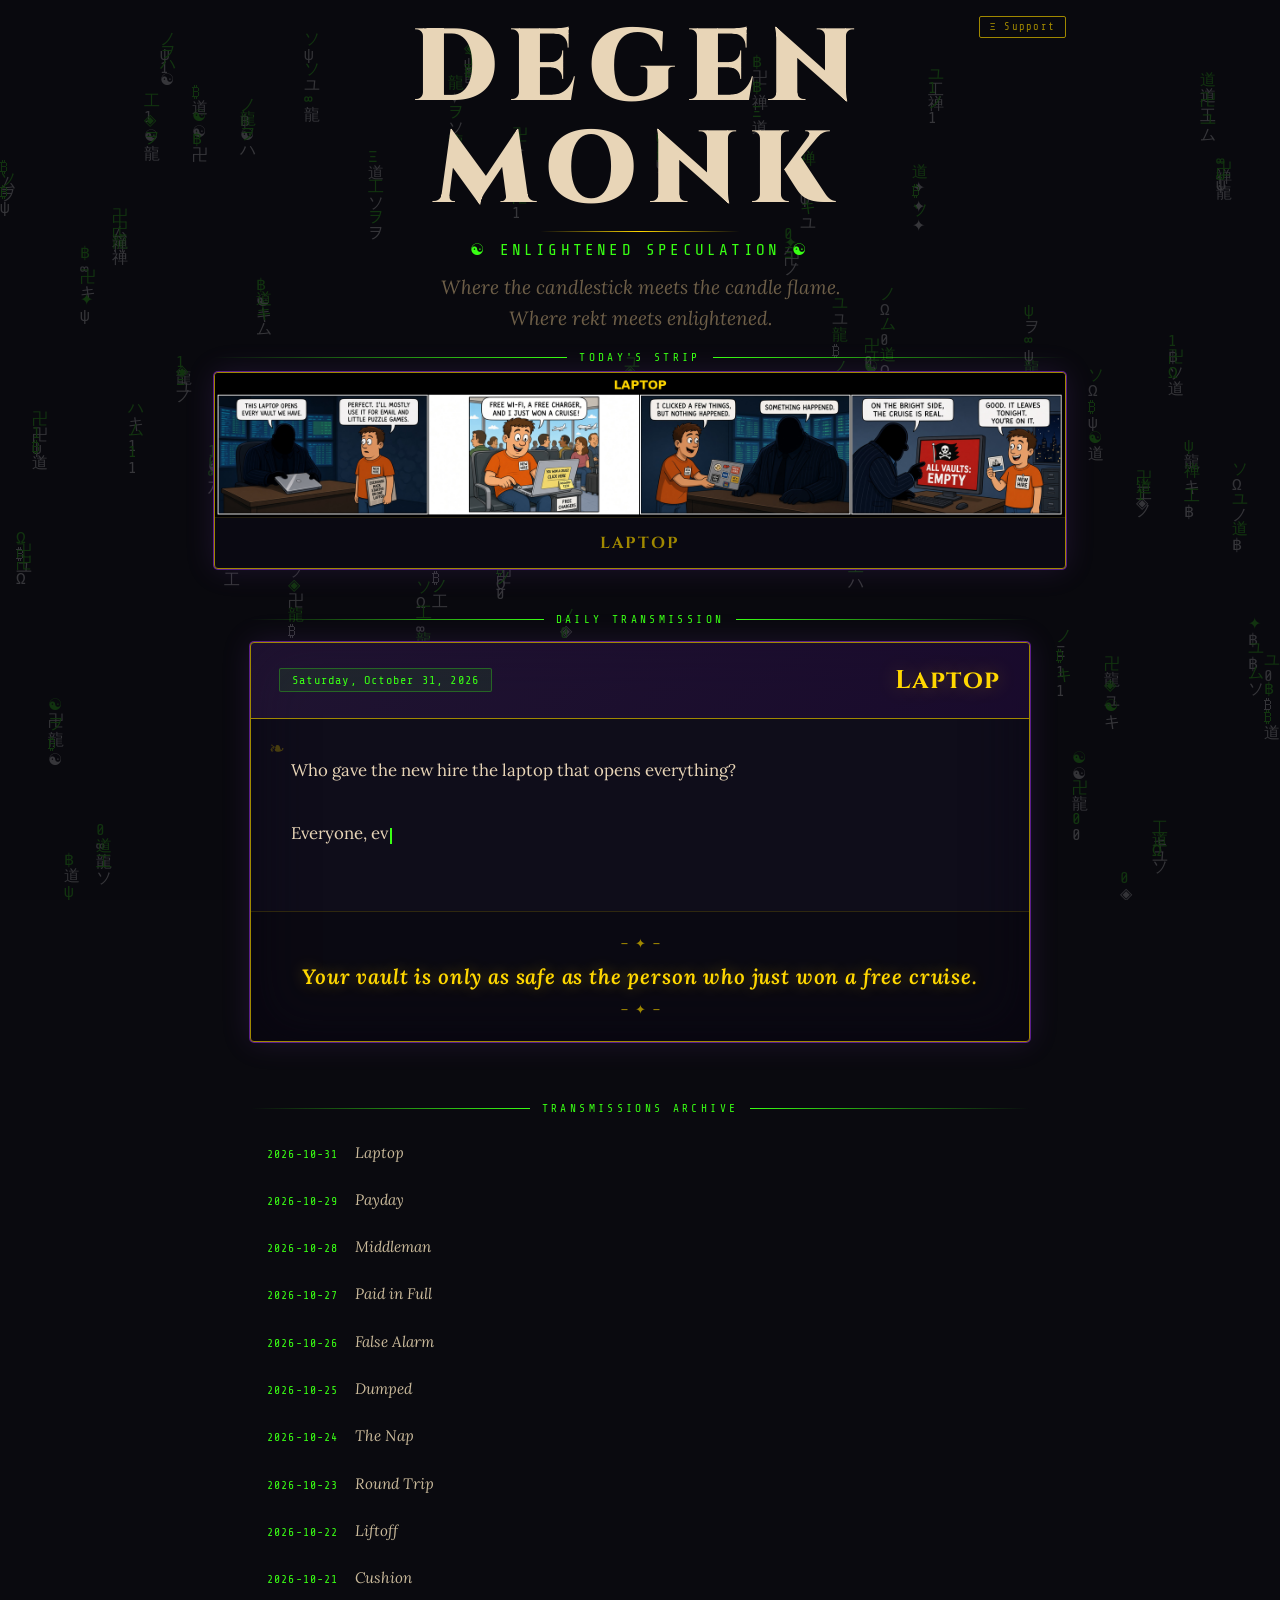
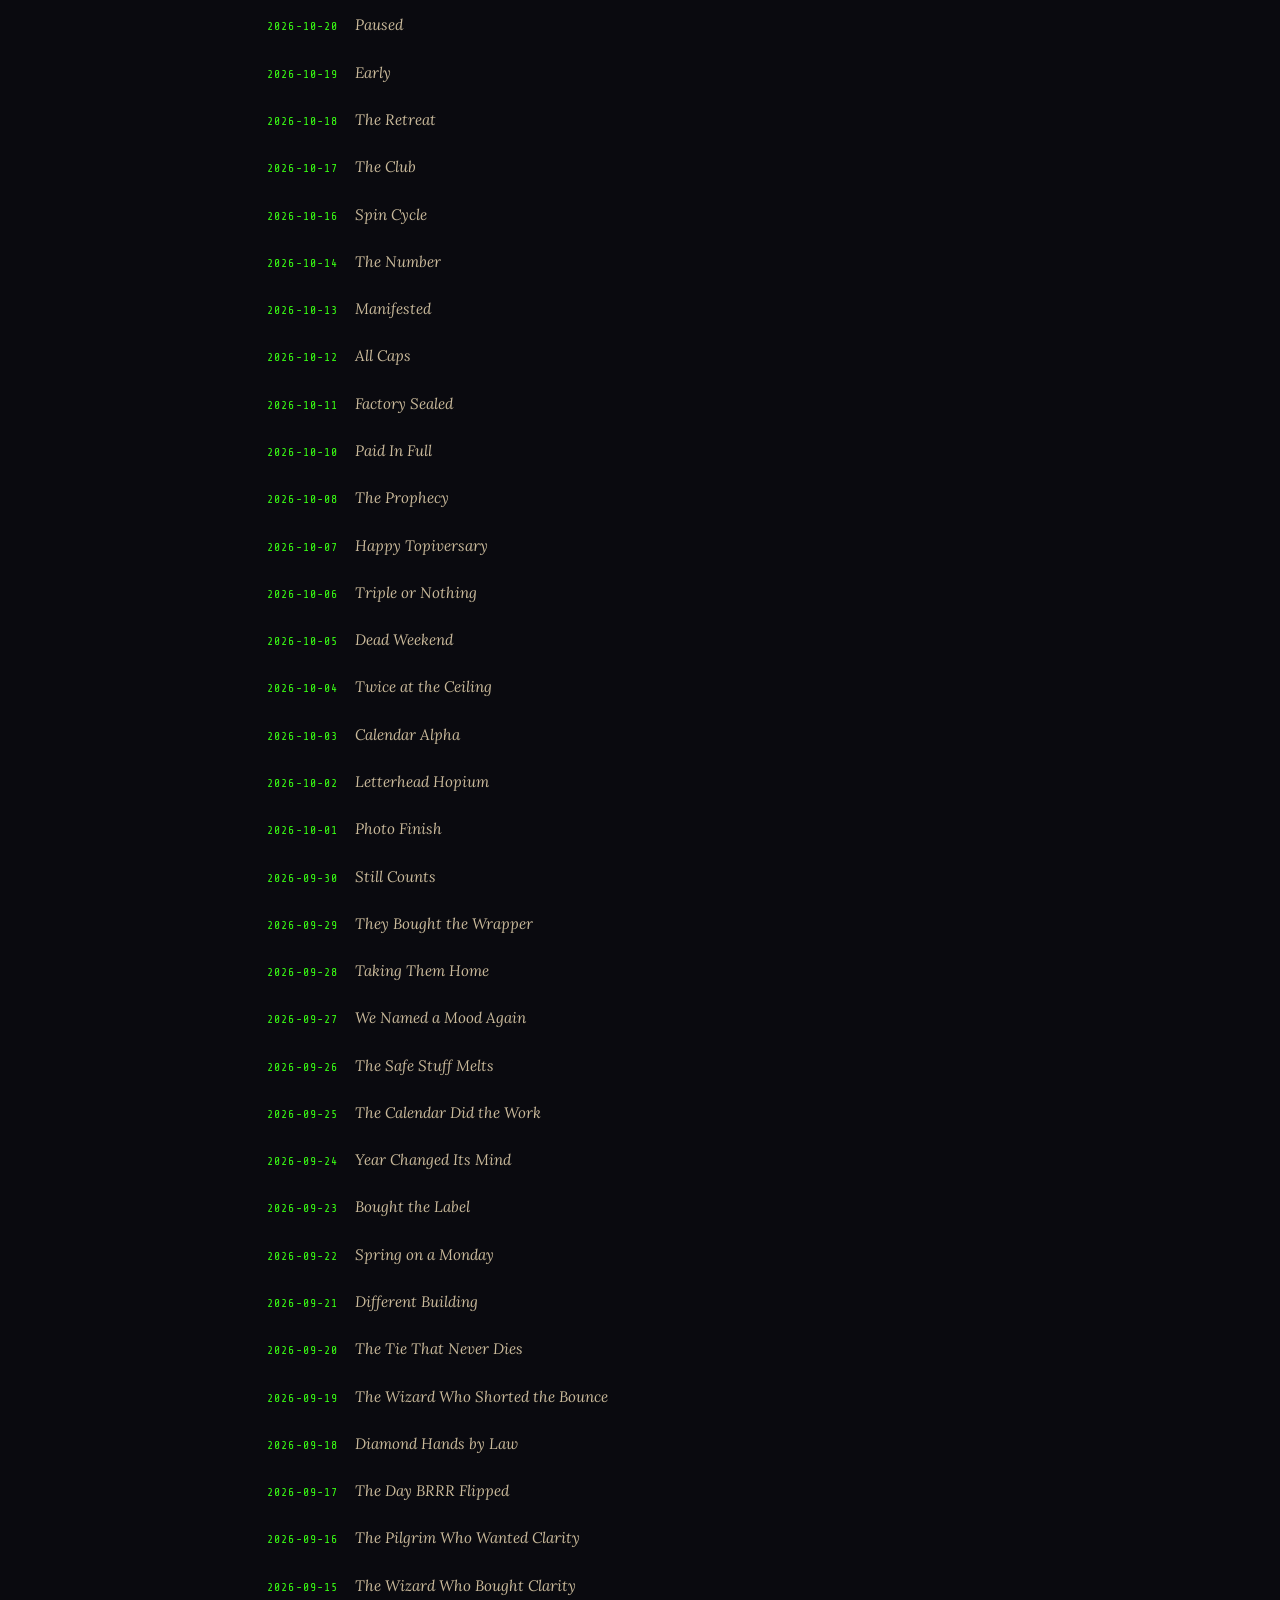
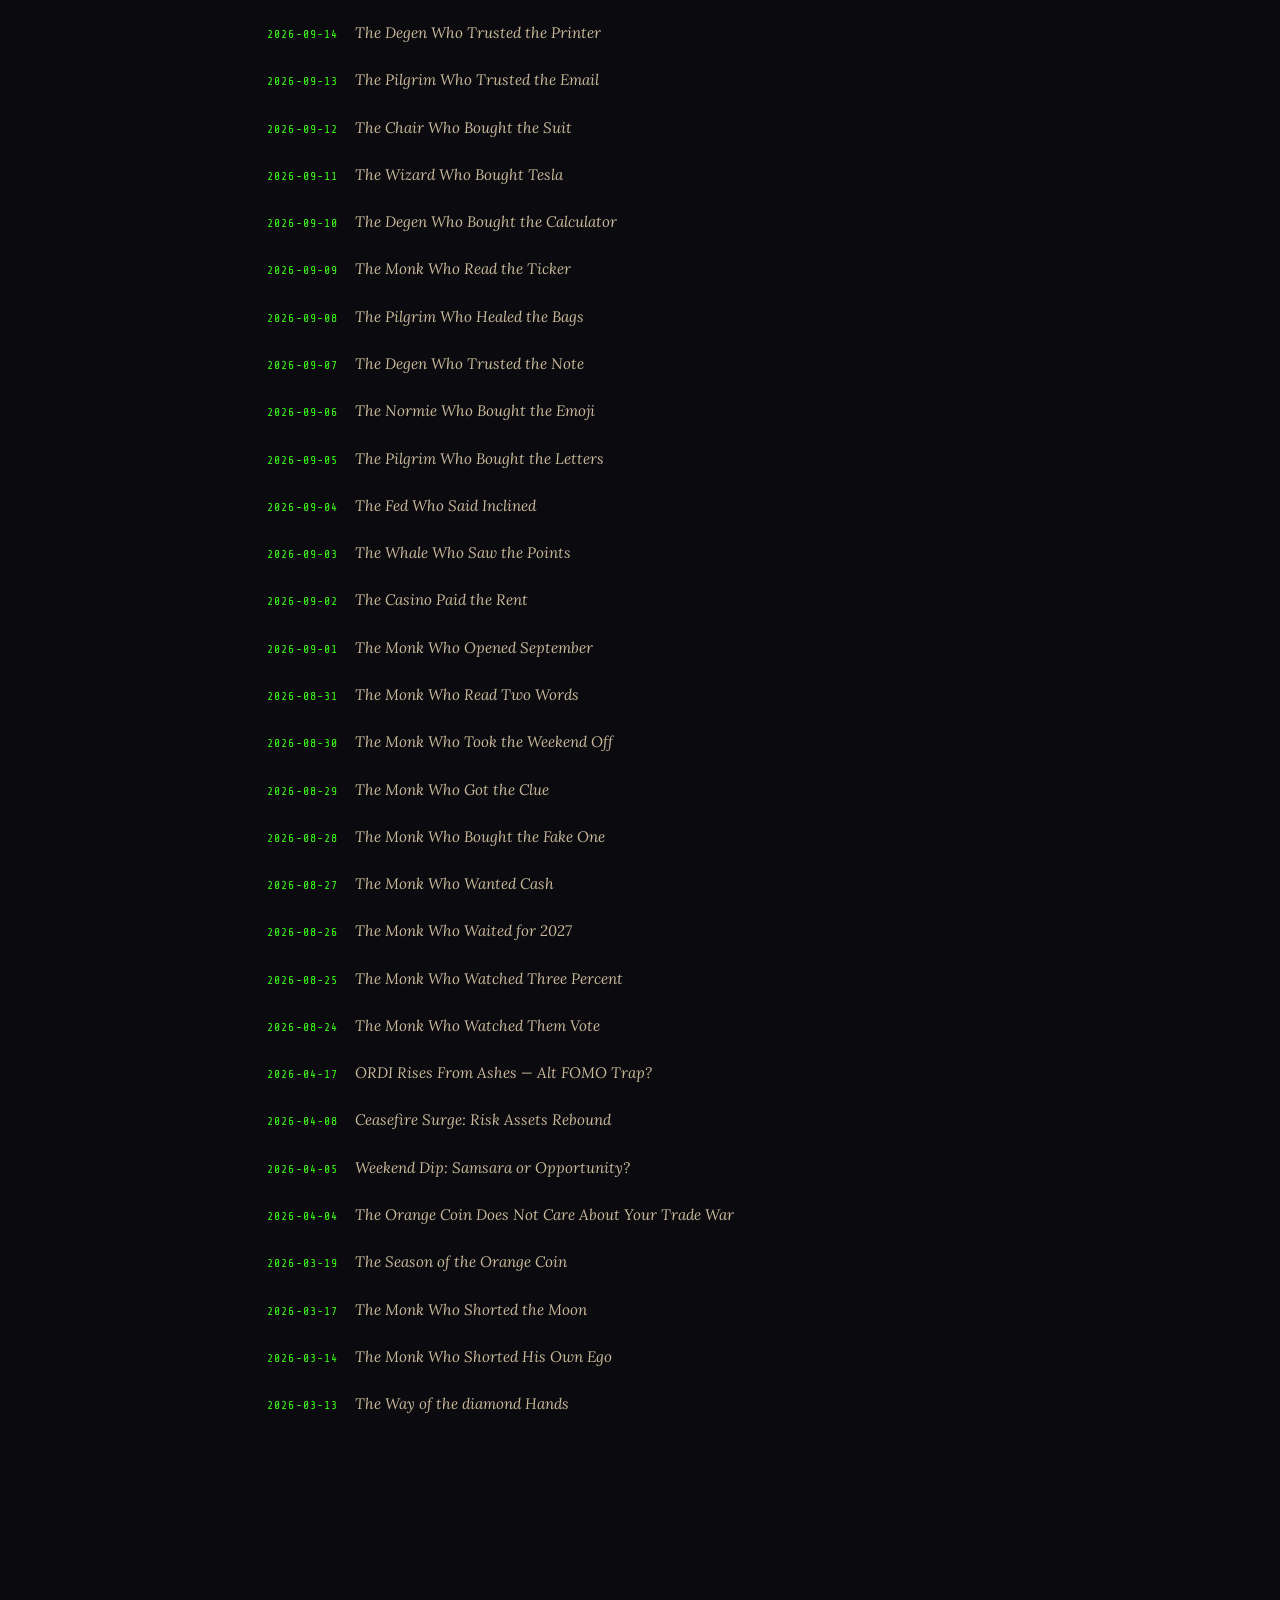
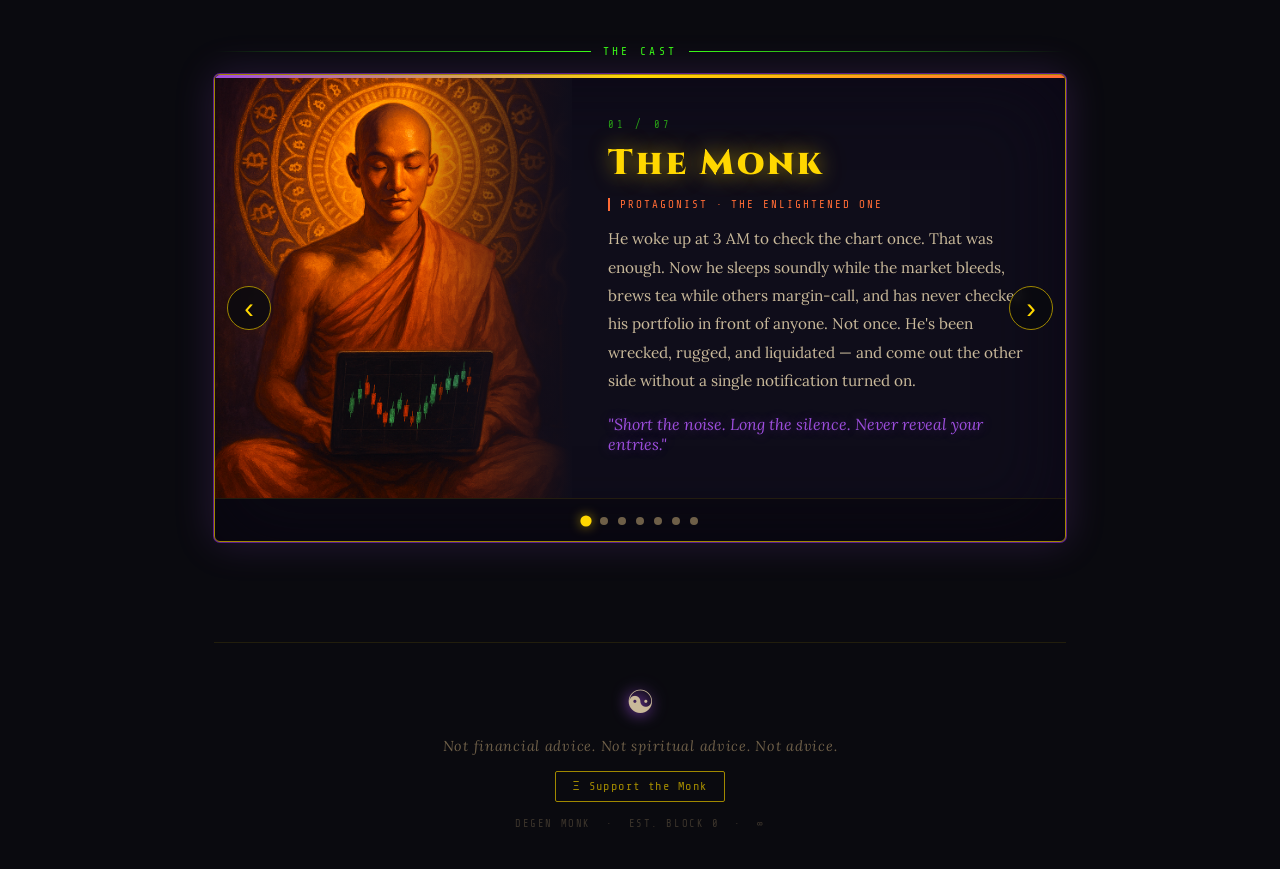
<file: index.html>
<!DOCTYPE html>
<html lang="en">
<head>
  <meta charset="UTF-8" />
  <meta name="viewport" content="width=device-width, initial-scale=1.0" />

  <!-- ░░ SEO ░░ -->
  <title>Degen Monk ☯ — Daily Crypto Comic, Market Satire &amp; Enlightened Speculation</title>
  <meta name="description" content="Daily crypto comic strip and philosophical market dispatch. Satirical takes on Bitcoin, DeFi, altcoins, and the eternal human comedy of investing — through the eyes of an enlightened degen." />
  <meta name="keywords" content="crypto comic, bitcoin satire, degen monk, crypto philosophy, trading humor, defi satire, altcoin memes, investment satire, crypto blog, web3 humor, market commentary, bitcoin trading, crypto investing, blockchain humor, degenmonk, crypto meme, trading psychology, bitcoin meme, nft satire" />
  <meta name="author" content="DegenMonk" />
  <link rel="canonical" href="https://degenmonk.com/" />

  <!-- ░░ Open Graph ░░ -->
  <meta property="og:type"        content="website" />
  <meta property="og:url"         content="https://degenmonk.com/" />
  <meta property="og:title"       content="Degen Monk ☯ — Daily Crypto Comic &amp; Market Satire" />
  <meta property="og:description" content="Daily crypto comic strip and philosophical dispatch. Diamond hands, empty mind. Satirical takes on Bitcoin, DeFi, altcoins, and the eternal human comedy of investing." />
  <meta property="og:image"       content="https://degenmonk.com/chars/monk.png" />
  <meta property="og:image:width" content="1024" />
  <meta property="og:image:height"content="1024" />
  <meta property="og:site_name"   content="DegenMonk" />

  <!-- ░░ Twitter Card ░░ -->
  <meta name="twitter:card"        content="summary_large_image" />
  <meta name="twitter:site"        content="@degenmonk" />
  <meta name="twitter:title"       content="Degen Monk ☯ — Daily Crypto Comic &amp; Market Satire" />
  <meta name="twitter:description" content="Daily crypto comic strip and philosophical dispatch. Diamond hands, empty mind." />
  <meta name="twitter:image"       content="https://degenmonk.com/chars/monk.png" />

  <!-- ░░ Theme ░░ -->
  <meta name="theme-color" content="#0a0a0f" />

  <!-- ░░ JSON-LD Structured Data ░░ -->
  <script type="application/ld+json">
  {
    "@context": "https://schema.org",
    "@type": "Blog",
    "name": "DegenMonk",
    "url": "https://degenmonk.com",
    "description": "Daily crypto comic strip and philosophical dispatch where Buddhist detachment meets diamond hands.",
    "keywords": "crypto, bitcoin, satire, investing, trading, defi, altcoin, market commentary, blockchain, web3",
    "publisher": {
      "@type": "Organization",
      "name": "DegenMonk",
      "logo": {
        "@type": "ImageObject",
        "url": "https://degenmonk.com/chars/monk.png"
      }
    }
  }
  </script>

  <!-- ░░ Google Analytics (GA4) ░░ -->
  <script async src="https://www.googletagmanager.com/gtag/js?id=G-7RBY6CF6ZV"></script>
  <script>
    window.dataLayer = window.dataLayer || [];
    function gtag(){dataLayer.push(arguments);}
    gtag('js', new Date());
    gtag('config', 'G-7RBY6CF6ZV', {
      page_title: 'DegenMonk',
      page_location: window.location.href,
    });
  </script>

  <link rel="stylesheet" href="style.css" />
</head>
<body>

  <!-- ░░ MATRIX RAIN CANVAS ░░ -->
  <canvas id="matrix-rain" aria-hidden="true"></canvas>

  <!-- ░░ FLOATING PARTICLES ░░ -->
  <div id="particles" aria-hidden="true"></div>

  <!-- ░░ SITE WRAPPER ░░ -->
  <div class="site-wrapper">

    <!-- ══════════════════════════════
         VIEWPORT HERO: header + strip
         (both visible without scroll)
    ══════════════════════════════ -->
    <div class="viewport-hero">

      <header role="banner">

        <button type="button" class="donate-btn donate-btn--header" aria-label="Donate ETH to support DegenMonk">Ξ Support</button>

        <h1 class="hero-title">Degen Monk</h1>

        <div class="hero-divider" aria-hidden="true"></div>

        <p class="hero-subtitle" id="hero-subtitle" aria-live="polite">
          ☯  ENLIGHTENED SPECULATION  ☯
        </p>

        <p class="hero-tagline">
          Where the candlestick meets the candle flame.<br />
          Where rekt meets enlightened.
        </p>

      </header>

      <!-- ══════════════════════════════
           COMIC STRIP SECTION
      ══════════════════════════════ -->
      <section id="strip-section" class="strip-empty" aria-labelledby="strip-heading">
        <p class="section-label" id="strip-heading">Today's Strip</p>

        <div class="strip-card">
          <div class="strip-image-wrap">
            <div class="strip-placeholder" aria-hidden="true">
              <span>☯</span>
              <p>Today's strip is being prepared...</p>
            </div>
            <img id="strip-image" src="" alt="DegenMonk Comic Strip" />
          </div>
          <p class="strip-title" id="strip-title"></p>
        </div>
      </section>

    </div><!-- /viewport-hero -->

    <!-- ══════════════════════════════
         MAIN — DAILY SCROLL + ARCHIVE
    ══════════════════════════════ -->
    <main>
      <section id="daily-scroll" aria-labelledby="scroll-title">

        <p class="section-label" aria-hidden="true">Daily Transmission</p>

        <article class="scroll-card">

          <div class="scroll-card-header">
            <span class="date-badge" id="date-badge">—</span>
            <h2 class="scroll-title" id="scroll-title">Loading...</h2>
            <a href="#" id="today-link" class="today-link" aria-label="Return to today's transmission" hidden>← Today</a>
          </div>

          <div class="scroll-card-body">
            <p id="scroll-content" aria-live="polite"></p>
          </div>

          <footer class="scroll-card-footer">
            <blockquote id="mantra"></blockquote>
          </footer>

        </article>

      </section>

      <!-- ══════════════════════════════
           ARCHIVE SECTION
      ══════════════════════════════ -->
      <section id="archive-section" aria-labelledby="archive-heading">
        <p class="section-label" id="archive-heading">Transmissions Archive</p>
        <nav id="archive-list" aria-label="Past transmissions">
          <!-- Populated by script.js -->
        </nav>
      </section>
    </main>

    <!-- ══════════════════════════════
         CAST CAROUSEL
    ══════════════════════════════ -->
    <section id="cast-carousel" aria-labelledby="cast-heading">
      <p class="section-label" id="cast-heading">The Cast</p>

      <div class="carousel-wrapper">
        <div class="carousel-progress" id="carousel-progress"></div>

        <div class="carousel-track" id="carousel-track">

          <!-- 1. The Monk -->
          <div class="carousel-slide active" role="group" aria-label="Character 1 of 7">
            <div class="char-image-wrap">
              <img class="char-image" src="chars/monk.png" alt="The Monk" loading="lazy" />
            </div>
            <div class="char-info">
              <span class="char-number">01 / 07</span>
              <h2 class="char-name">The Monk</h2>
              <p class="char-role">Protagonist · The Enlightened One</p>
              <p class="char-desc">He woke up at 3 AM to check the chart once. That was enough. Now he sleeps soundly while the market bleeds, brews tea while others margin-call, and has never checked his portfolio in front of anyone. Not once. He's been wrecked, rugged, and liquidated — and come out the other side without a single notification turned on.</p>
              <blockquote class="char-quote">"Short the noise. Long the silence. Never reveal your entries."</blockquote>
            </div>
          </div>

          <!-- 2. Degen -->
          <div class="carousel-slide" role="group" aria-label="Character 2 of 7">
            <div class="char-image-wrap">
              <img class="char-image" src="chars/degen.png" alt="Degen" loading="lazy" />
            </div>
            <div class="char-info">
              <span class="char-number">02 / 07</span>
              <h2 class="char-name">Degen</h2>
              <p class="char-role">The Foil · All of Us at 3 AM</p>
              <p class="char-desc">He sold his ETH to buy a dog-themed coin that rugged in 48 hours. He's done this six times. He's currently "up only" in conviction and down 90% in everything else. The group chat loves him. The Monk watches him the way you watch a candle — aware it will burn out, impressed it burns so bright.</p>
              <blockquote class="char-quote">"Wen moon? It's different this time. I can feel it."</blockquote>
            </div>
          </div>

          <!-- 3. The Whale -->
          <div class="carousel-slide" role="group" aria-label="Character 3 of 7">
            <div class="char-image-wrap">
              <img class="char-image" src="chars/whale.png" alt="The Whale" loading="lazy" />
            </div>
            <div class="char-info">
              <span class="char-number">03 / 07</span>
              <h2 class="char-name">The Whale</h2>
              <p class="char-role">Silent Power · The One Who Moves Markets</p>
              <p class="char-desc">Nobody knows his name. Nobody needs to. When he buys, the chart turns green. When he sells, your portfolio becomes a lesson. He's not smarter than you — he just has more zeroes and less emotion. The fearful give their keys to the patient. He has very, very patient hands.</p>
              <blockquote class="char-quote">— ✦ —</blockquote>
            </div>
          </div>

          <!-- 4. The Fed Chair -->
          <div class="carousel-slide" role="group" aria-label="Character 4 of 7">
            <div class="char-image-wrap">
              <img class="char-image" src="chars/fedchair.png" alt="The Fed Chair" loading="lazy" />
            </div>
            <div class="char-info">
              <span class="char-number">04 / 07</span>
              <h2 class="char-name">The Fed Chair</h2>
              <p class="char-role">Bumbling Authority · The Printer</p>
              <p class="char-desc">He raised rates. Markets crashed. He lowered rates. Markets crashed. He said "soft landing." Markets crashed. At some point you have to respect the consistency. The Monk watches his press conferences not for content, but as a meditation on impermanence. Every syllable moves billions. He has no idea.</p>
              <blockquote class="char-quote">"Data dependent. Transitory. We have the tools."</blockquote>
            </div>
          </div>

          <!-- 5. The Altcoin Pilgrim -->
          <div class="carousel-slide" role="group" aria-label="Character 5 of 7">
            <div class="char-image-wrap">
              <img class="char-image" src="chars/altcoin.png" alt="The Altcoin Pilgrim" loading="lazy" />
            </div>
            <div class="char-info">
              <span class="char-number">05 / 07</span>
              <h2 class="char-name">Altcoin Pilgrim</h2>
              <p class="char-role">True Believer · Never Took Profit Once</p>
              <p class="char-desc">He's been to every conference, owns every whitepaper, and has a strong opinion on every layer-2. He's never held a coin past the first dump. Somehow this doesn't shake him. The next one is always the one. He turns bullish at exact tops with the precision of a man born to be early and leave late.</p>
              <blockquote class="char-quote">"This one's different. Read the tokenomics."</blockquote>
            </div>
          </div>

          <!-- 6. Fibonacci -->
          <div class="carousel-slide" role="group" aria-label="Character 6 of 7">
            <div class="char-image-wrap">
              <img class="char-image" src="chars/fibonacci.png" alt="Fibonacci" loading="lazy" />
            </div>
            <div class="char-info">
              <span class="char-number">06 / 07</span>
              <h2 class="char-name">Fibonacci</h2>
              <p class="char-role">The TA Wizard · Sees Patterns in Soup</p>
              <p class="char-desc">He once drew a fibonacci extension on a bar of soap. He sees the golden ratio in traffic jams, bad haircuts, and breakfast cereal. He has been "watching the 0.786" for three years. The chart has moved on. He hasn't. He calls every bottom about three days after the bounce, with complete confidence.</p>
              <blockquote class="char-quote">"The 0.618 retracement was obvious."</blockquote>
            </div>
          </div>

          <!-- 7. The Normie -->
          <div class="carousel-slide" role="group" aria-label="Character 7 of 7">
            <div class="char-image-wrap">
              <img class="char-image" src="chars/normie.png" alt="The Normie" loading="lazy" />
            </div>
            <div class="char-info">
              <span class="char-number">07 / 07</span>
              <h2 class="char-name">The Normie</h2>
              <p class="char-role">Retail FOMO · The Most Reliable Indicator</p>
              <p class="char-desc">They first heard about Bitcoin at a dinner party in 2017. Bought at $19k. Sold at $4k. Swore never again. Bought again at $69k. They are the truest contrarian signal in the space — not because they're wrong, but because they show up at exactly the right moment to be wrong. When The Normie arrives, the top is in.</p>
              <blockquote class="char-quote">"My uncle says this is the next internet."</blockquote>
            </div>
          </div>

        </div><!-- /carousel-track -->

        <button class="carousel-btn carousel-btn--prev" id="carousel-prev" aria-label="Previous character">&#8249;</button>
        <button class="carousel-btn carousel-btn--next" id="carousel-next" aria-label="Next character">&#8250;</button>

        <div class="carousel-dots" id="carousel-dots" role="tablist" aria-label="Character navigation">
          <button class="carousel-dot carousel-dot--active" role="tab" aria-selected="true"  aria-label="The Monk"></button>
          <button class="carousel-dot" role="tab" aria-selected="false" aria-label="Degen"></button>
          <button class="carousel-dot" role="tab" aria-selected="false" aria-label="The Whale"></button>
          <button class="carousel-dot" role="tab" aria-selected="false" aria-label="The Fed Chair"></button>
          <button class="carousel-dot" role="tab" aria-selected="false" aria-label="Altcoin Pilgrim"></button>
          <button class="carousel-dot" role="tab" aria-selected="false" aria-label="Fibonacci"></button>
          <button class="carousel-dot" role="tab" aria-selected="false" aria-label="The Normie"></button>
        </div>

      </div><!-- /carousel-wrapper -->
    </section>

    <!-- ══════════════════════════════
         SITE FOOTER
    ══════════════════════════════ -->
    <footer role="contentinfo">
      <div class="footer-inner">
        <div class="footer-sigil" aria-hidden="true">☯</div>
        <p class="footer-mantra">
          Not financial advice. Not spiritual advice. Not advice.
        </p>
        <button type="button" class="donate-btn donate-btn--footer" aria-label="Donate ETH to support DegenMonk">Ξ Support the Monk</button>
        <p class="footer-meta">DEGEN MONK &nbsp;·&nbsp; EST. BLOCK 0 &nbsp;·&nbsp; ∞</p>
      </div>
    </footer>

  </div><!-- /site-wrapper -->

  <!-- ░░ DONATION MODAL ░░ -->
  <div id="donate-modal" class="donate-modal" role="dialog" aria-modal="true" aria-labelledby="donate-modal-title" hidden>
    <div class="donate-modal-backdrop"></div>
    <div class="donate-modal-box">
      <button class="donate-modal-close" aria-label="Close">✕</button>
      <p class="donate-modal-label" id="donate-modal-title">Support the Monk</p>
      <p class="donate-modal-sub">Send ETH to this address:</p>
      <div class="donate-modal-address">
        <code id="donate-address">0x93FAD9FC1B22a2ba79c8451C392Cd8e14aae9838</code>
        <button class="donate-copy-btn" id="donate-copy-btn" aria-label="Copy address">Copy</button>
      </div>
      <a class="donate-wallet-btn"
         href="ethereum:0x93FAD9FC1B22a2ba79c8451C392Cd8e14aae9838"
         id="donate-wallet-btn"
         aria-label="Open send dialog in your wallet">Open in Wallet</a>
      <p class="donate-modal-note">Works with MetaMask, Coinbase Wallet, Rainbow &amp; any EIP-681 wallet</p>
    </div>
  </div>

  <script src="script.js"></script>
</body>
</html>
</file>
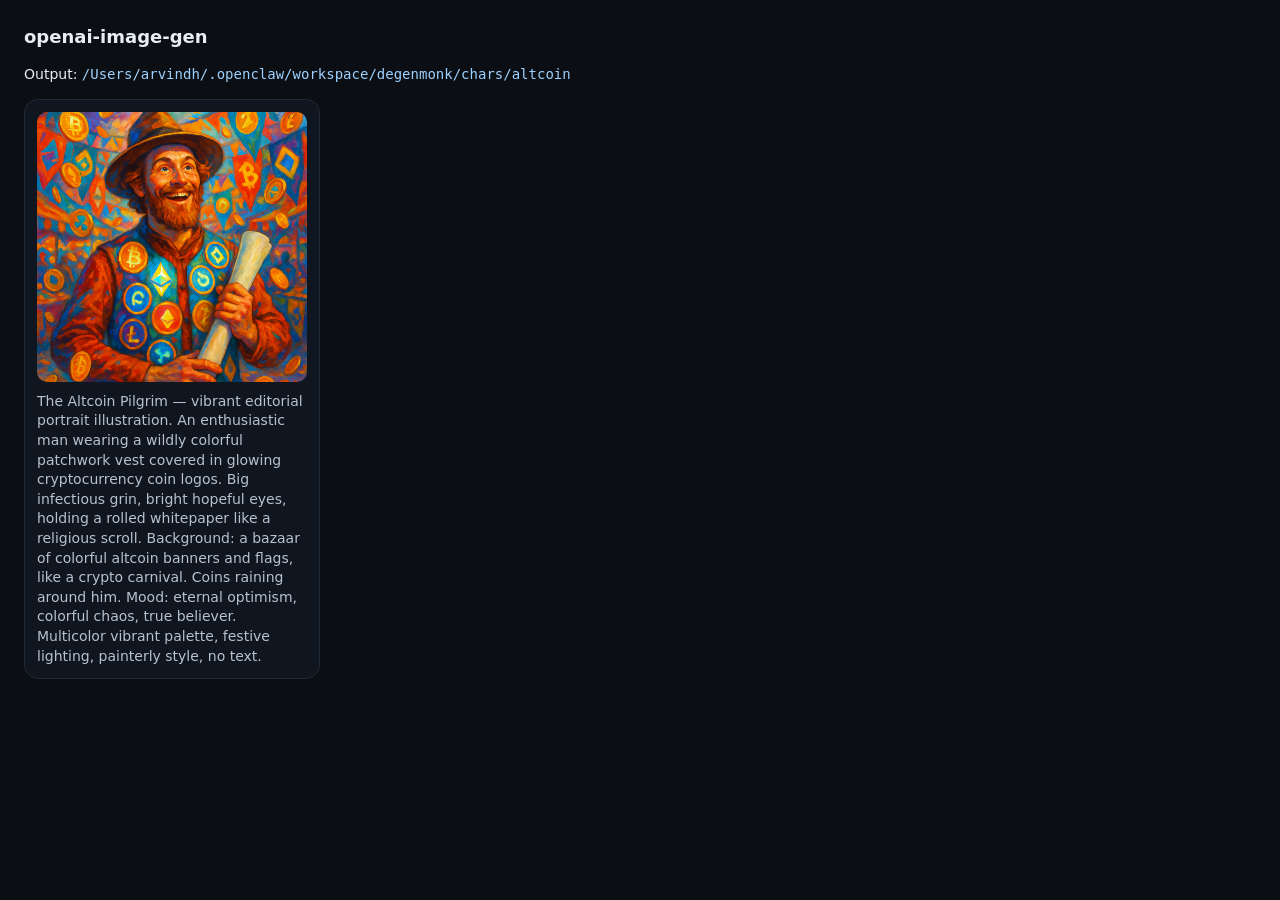
<file: chars/altcoin/index.html>
<!doctype html>
<meta charset="utf-8" />
<title>openai-image-gen</title>
<style>
  :root { color-scheme: dark; }
  body { margin: 24px; font: 14px/1.4 ui-sans-serif, system-ui; background: #0b0f14; color: #e8edf2; }
  h1 { font-size: 18px; margin: 0 0 16px; }
  .grid { display: grid; grid-template-columns: repeat(auto-fill, minmax(240px, 1fr)); gap: 16px; }
  figure { margin: 0; padding: 12px; border: 1px solid #1e2a36; border-radius: 14px; background: #0f1620; }
  img { width: 100%; height: auto; border-radius: 10px; display: block; }
  figcaption { margin-top: 10px; color: #b7c2cc; }
  code { color: #9cd1ff; }
</style>
<h1>openai-image-gen</h1>
<p>Output: <code>/Users/arvindh/.openclaw/workspace/degenmonk/chars/altcoin</code></p>
<div class="grid">
<figure>
  <a href="001-the-altcoin-pilgrim-vibrant-editorial-po.png"><img src="001-the-altcoin-pilgrim-vibrant-editorial-po.png" loading="lazy" /></a>
  <figcaption>The Altcoin Pilgrim — vibrant editorial portrait illustration. An enthusiastic man wearing a wildly colorful patchwork vest covered in glowing cryptocurrency coin logos. Big infectious grin, bright hopeful eyes, holding a rolled whitepaper like a religious scroll. Background: a bazaar of colorful altcoin banners and flags, like a crypto carnival. Coins raining around him. Mood: eternal optimism, colorful chaos, true believer. Multicolor vibrant palette, festive lighting, painterly style, no text.</figcaption>
</figure>
</div>
</file>
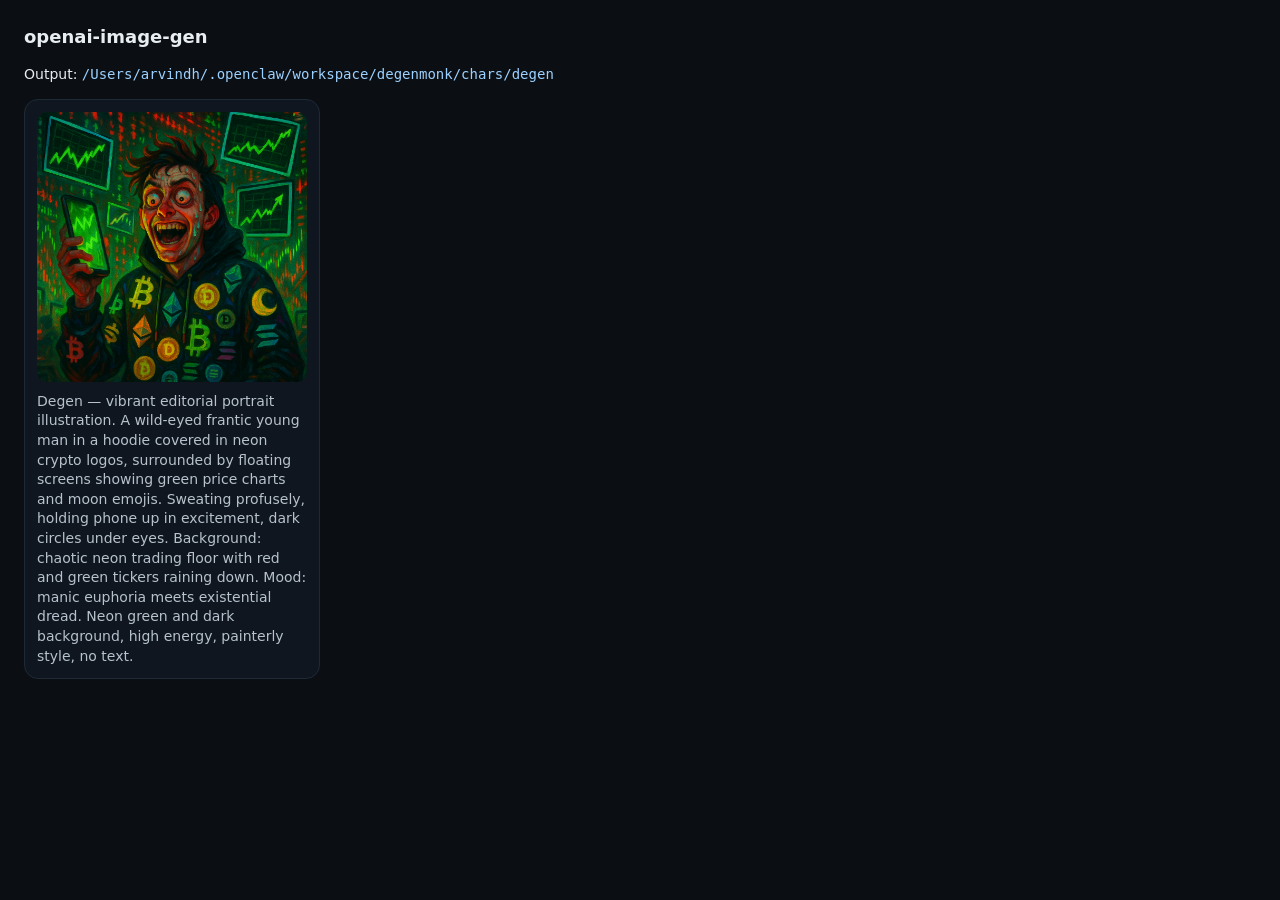
<file: chars/degen/index.html>
<!doctype html>
<meta charset="utf-8" />
<title>openai-image-gen</title>
<style>
  :root { color-scheme: dark; }
  body { margin: 24px; font: 14px/1.4 ui-sans-serif, system-ui; background: #0b0f14; color: #e8edf2; }
  h1 { font-size: 18px; margin: 0 0 16px; }
  .grid { display: grid; grid-template-columns: repeat(auto-fill, minmax(240px, 1fr)); gap: 16px; }
  figure { margin: 0; padding: 12px; border: 1px solid #1e2a36; border-radius: 14px; background: #0f1620; }
  img { width: 100%; height: auto; border-radius: 10px; display: block; }
  figcaption { margin-top: 10px; color: #b7c2cc; }
  code { color: #9cd1ff; }
</style>
<h1>openai-image-gen</h1>
<p>Output: <code>/Users/arvindh/.openclaw/workspace/degenmonk/chars/degen</code></p>
<div class="grid">
<figure>
  <a href="001-degen-vibrant-editorial-portrait-illustr.png"><img src="001-degen-vibrant-editorial-portrait-illustr.png" loading="lazy" /></a>
  <figcaption>Degen — vibrant editorial portrait illustration. A wild-eyed frantic young man in a hoodie covered in neon crypto logos, surrounded by floating screens showing green price charts and moon emojis. Sweating profusely, holding phone up in excitement, dark circles under eyes. Background: chaotic neon trading floor with red and green tickers raining down. Mood: manic euphoria meets existential dread. Neon green and dark background, high energy, painterly style, no text.</figcaption>
</figure>
</div>
</file>
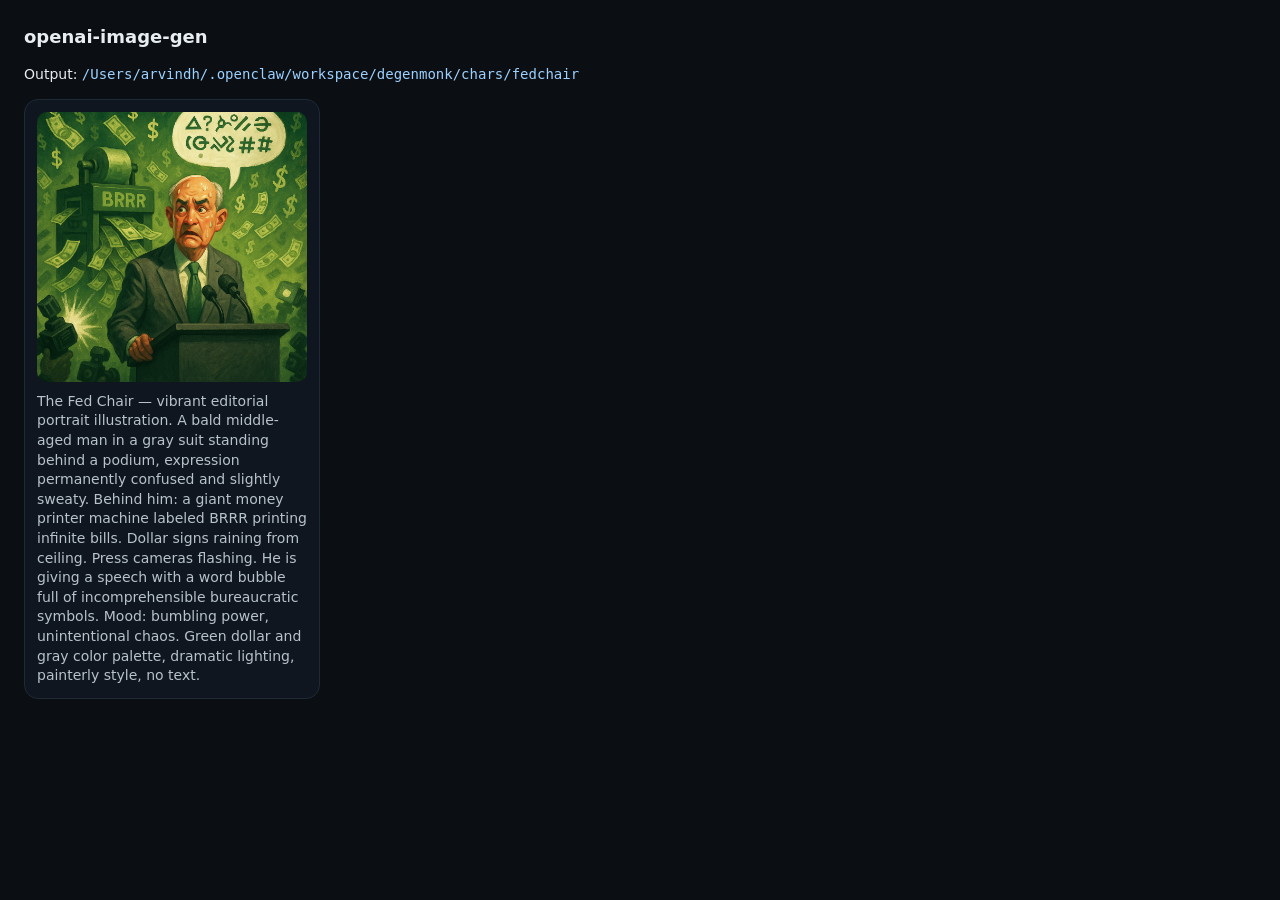
<file: chars/fedchair/index.html>
<!doctype html>
<meta charset="utf-8" />
<title>openai-image-gen</title>
<style>
  :root { color-scheme: dark; }
  body { margin: 24px; font: 14px/1.4 ui-sans-serif, system-ui; background: #0b0f14; color: #e8edf2; }
  h1 { font-size: 18px; margin: 0 0 16px; }
  .grid { display: grid; grid-template-columns: repeat(auto-fill, minmax(240px, 1fr)); gap: 16px; }
  figure { margin: 0; padding: 12px; border: 1px solid #1e2a36; border-radius: 14px; background: #0f1620; }
  img { width: 100%; height: auto; border-radius: 10px; display: block; }
  figcaption { margin-top: 10px; color: #b7c2cc; }
  code { color: #9cd1ff; }
</style>
<h1>openai-image-gen</h1>
<p>Output: <code>/Users/arvindh/.openclaw/workspace/degenmonk/chars/fedchair</code></p>
<div class="grid">
<figure>
  <a href="001-the-fed-chair-vibrant-editorial-portrait.png"><img src="001-the-fed-chair-vibrant-editorial-portrait.png" loading="lazy" /></a>
  <figcaption>The Fed Chair — vibrant editorial portrait illustration. A bald middle-aged man in a gray suit standing behind a podium, expression permanently confused and slightly sweaty. Behind him: a giant money printer machine labeled BRRR printing infinite bills. Dollar signs raining from ceiling. Press cameras flashing. He is giving a speech with a word bubble full of incomprehensible bureaucratic symbols. Mood: bumbling power, unintentional chaos. Green dollar and gray color palette, dramatic lighting, painterly style, no text.</figcaption>
</figure>
</div>
</file>
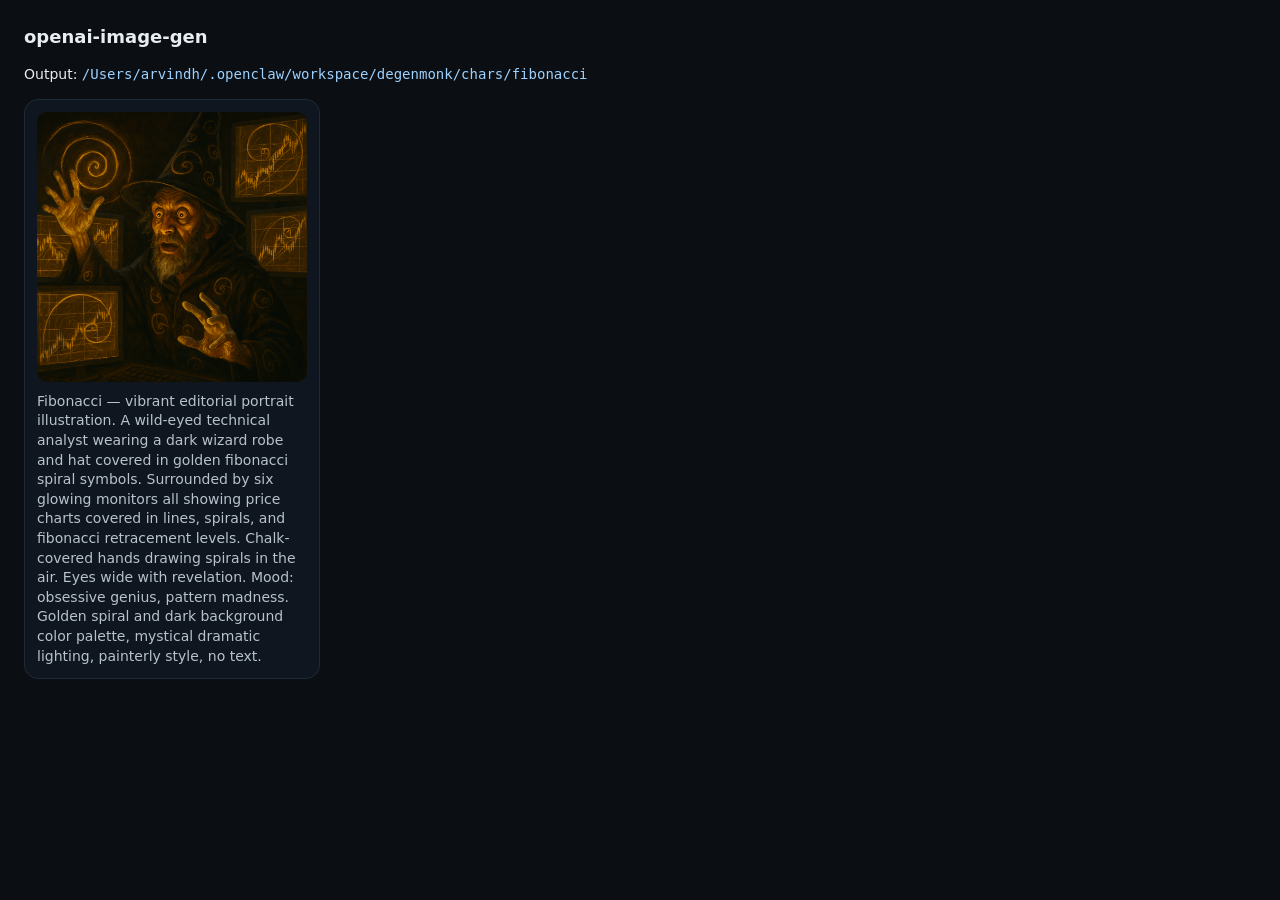
<file: chars/fibonacci/index.html>
<!doctype html>
<meta charset="utf-8" />
<title>openai-image-gen</title>
<style>
  :root { color-scheme: dark; }
  body { margin: 24px; font: 14px/1.4 ui-sans-serif, system-ui; background: #0b0f14; color: #e8edf2; }
  h1 { font-size: 18px; margin: 0 0 16px; }
  .grid { display: grid; grid-template-columns: repeat(auto-fill, minmax(240px, 1fr)); gap: 16px; }
  figure { margin: 0; padding: 12px; border: 1px solid #1e2a36; border-radius: 14px; background: #0f1620; }
  img { width: 100%; height: auto; border-radius: 10px; display: block; }
  figcaption { margin-top: 10px; color: #b7c2cc; }
  code { color: #9cd1ff; }
</style>
<h1>openai-image-gen</h1>
<p>Output: <code>/Users/arvindh/.openclaw/workspace/degenmonk/chars/fibonacci</code></p>
<div class="grid">
<figure>
  <a href="001-fibonacci-vibrant-editorial-portrait-ill.png"><img src="001-fibonacci-vibrant-editorial-portrait-ill.png" loading="lazy" /></a>
  <figcaption>Fibonacci — vibrant editorial portrait illustration. A wild-eyed technical analyst wearing a dark wizard robe and hat covered in golden fibonacci spiral symbols. Surrounded by six glowing monitors all showing price charts covered in lines, spirals, and fibonacci retracement levels. Chalk-covered hands drawing spirals in the air. Eyes wide with revelation. Mood: obsessive genius, pattern madness. Golden spiral and dark background color palette, mystical dramatic lighting, painterly style, no text.</figcaption>
</figure>
</div>
</file>
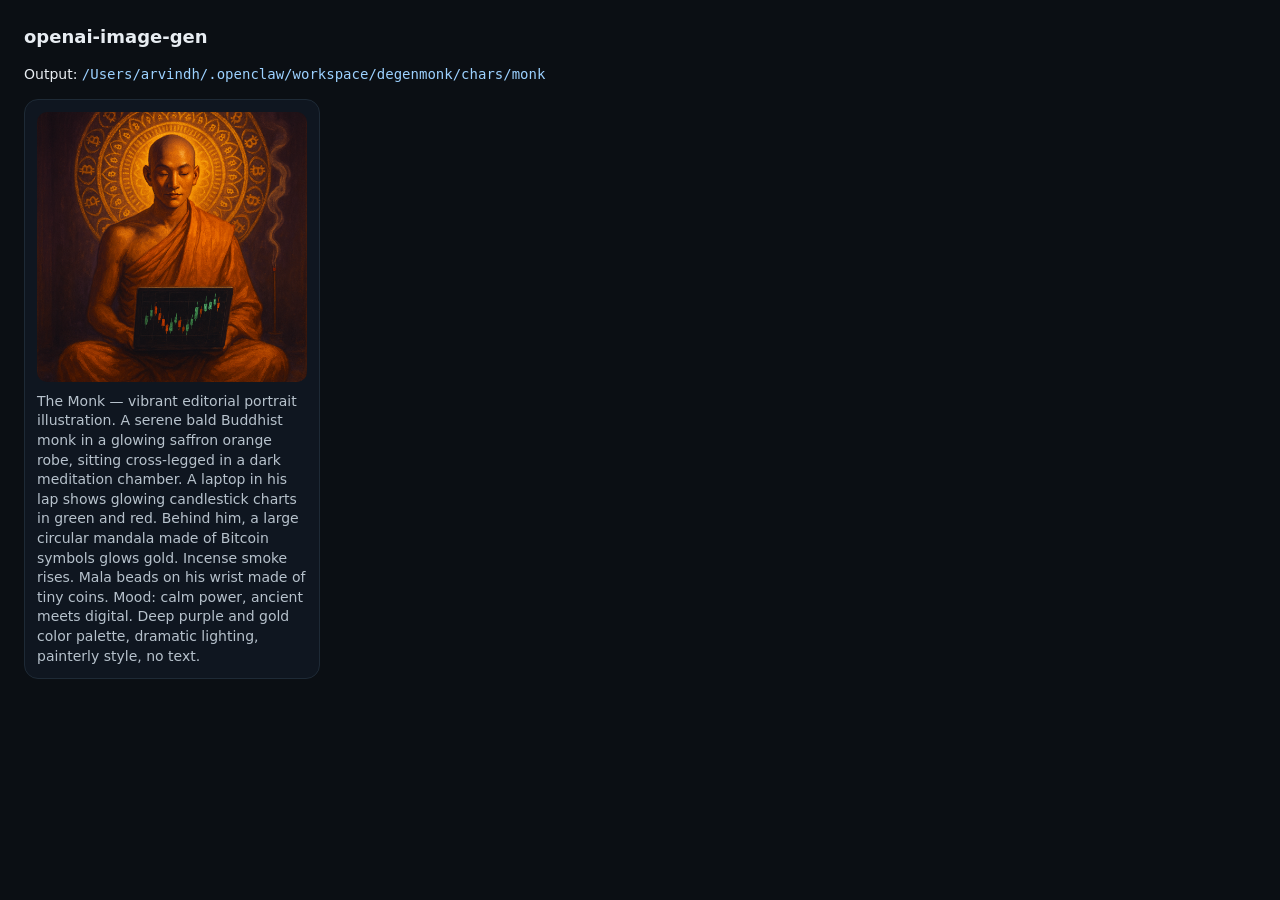
<file: chars/monk/index.html>
<!doctype html>
<meta charset="utf-8" />
<title>openai-image-gen</title>
<style>
  :root { color-scheme: dark; }
  body { margin: 24px; font: 14px/1.4 ui-sans-serif, system-ui; background: #0b0f14; color: #e8edf2; }
  h1 { font-size: 18px; margin: 0 0 16px; }
  .grid { display: grid; grid-template-columns: repeat(auto-fill, minmax(240px, 1fr)); gap: 16px; }
  figure { margin: 0; padding: 12px; border: 1px solid #1e2a36; border-radius: 14px; background: #0f1620; }
  img { width: 100%; height: auto; border-radius: 10px; display: block; }
  figcaption { margin-top: 10px; color: #b7c2cc; }
  code { color: #9cd1ff; }
</style>
<h1>openai-image-gen</h1>
<p>Output: <code>/Users/arvindh/.openclaw/workspace/degenmonk/chars/monk</code></p>
<div class="grid">
<figure>
  <a href="001-the-monk-vibrant-editorial-portrait-illu.png"><img src="001-the-monk-vibrant-editorial-portrait-illu.png" loading="lazy" /></a>
  <figcaption>The Monk — vibrant editorial portrait illustration. A serene bald Buddhist monk in a glowing saffron orange robe, sitting cross-legged in a dark meditation chamber. A laptop in his lap shows glowing candlestick charts in green and red. Behind him, a large circular mandala made of Bitcoin symbols glows gold. Incense smoke rises. Mala beads on his wrist made of tiny coins. Mood: calm power, ancient meets digital. Deep purple and gold color palette, dramatic lighting, painterly style, no text.</figcaption>
</figure>
</div>
</file>
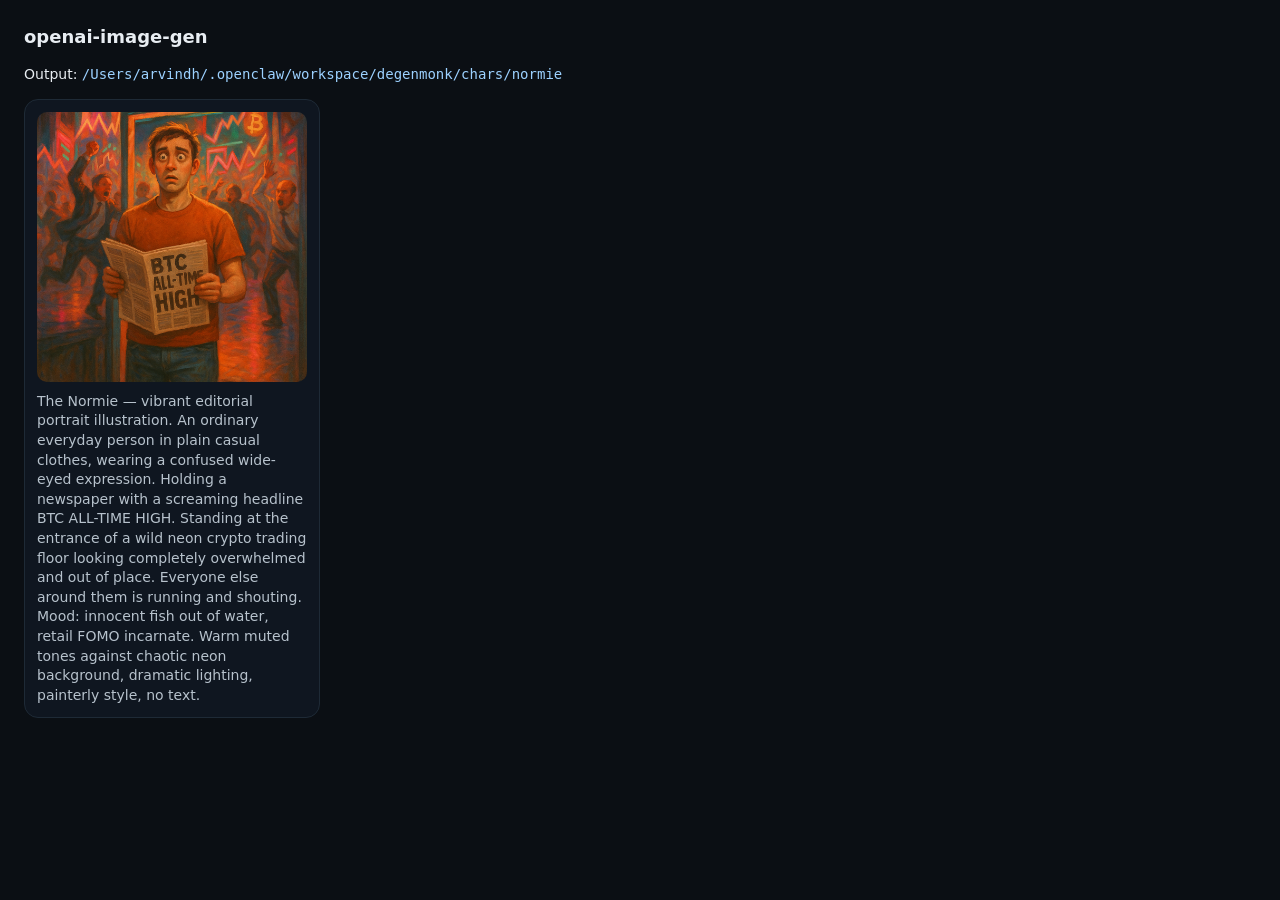
<file: chars/normie/index.html>
<!doctype html>
<meta charset="utf-8" />
<title>openai-image-gen</title>
<style>
  :root { color-scheme: dark; }
  body { margin: 24px; font: 14px/1.4 ui-sans-serif, system-ui; background: #0b0f14; color: #e8edf2; }
  h1 { font-size: 18px; margin: 0 0 16px; }
  .grid { display: grid; grid-template-columns: repeat(auto-fill, minmax(240px, 1fr)); gap: 16px; }
  figure { margin: 0; padding: 12px; border: 1px solid #1e2a36; border-radius: 14px; background: #0f1620; }
  img { width: 100%; height: auto; border-radius: 10px; display: block; }
  figcaption { margin-top: 10px; color: #b7c2cc; }
  code { color: #9cd1ff; }
</style>
<h1>openai-image-gen</h1>
<p>Output: <code>/Users/arvindh/.openclaw/workspace/degenmonk/chars/normie</code></p>
<div class="grid">
<figure>
  <a href="001-the-normie-vibrant-editorial-portrait-il.png"><img src="001-the-normie-vibrant-editorial-portrait-il.png" loading="lazy" /></a>
  <figcaption>The Normie — vibrant editorial portrait illustration. An ordinary everyday person in plain casual clothes, wearing a confused wide-eyed expression. Holding a newspaper with a screaming headline BTC ALL-TIME HIGH. Standing at the entrance of a wild neon crypto trading floor looking completely overwhelmed and out of place. Everyone else around them is running and shouting. Mood: innocent fish out of water, retail FOMO incarnate. Warm muted tones against chaotic neon background, dramatic lighting, painterly style, no text.</figcaption>
</figure>
</div>
</file>
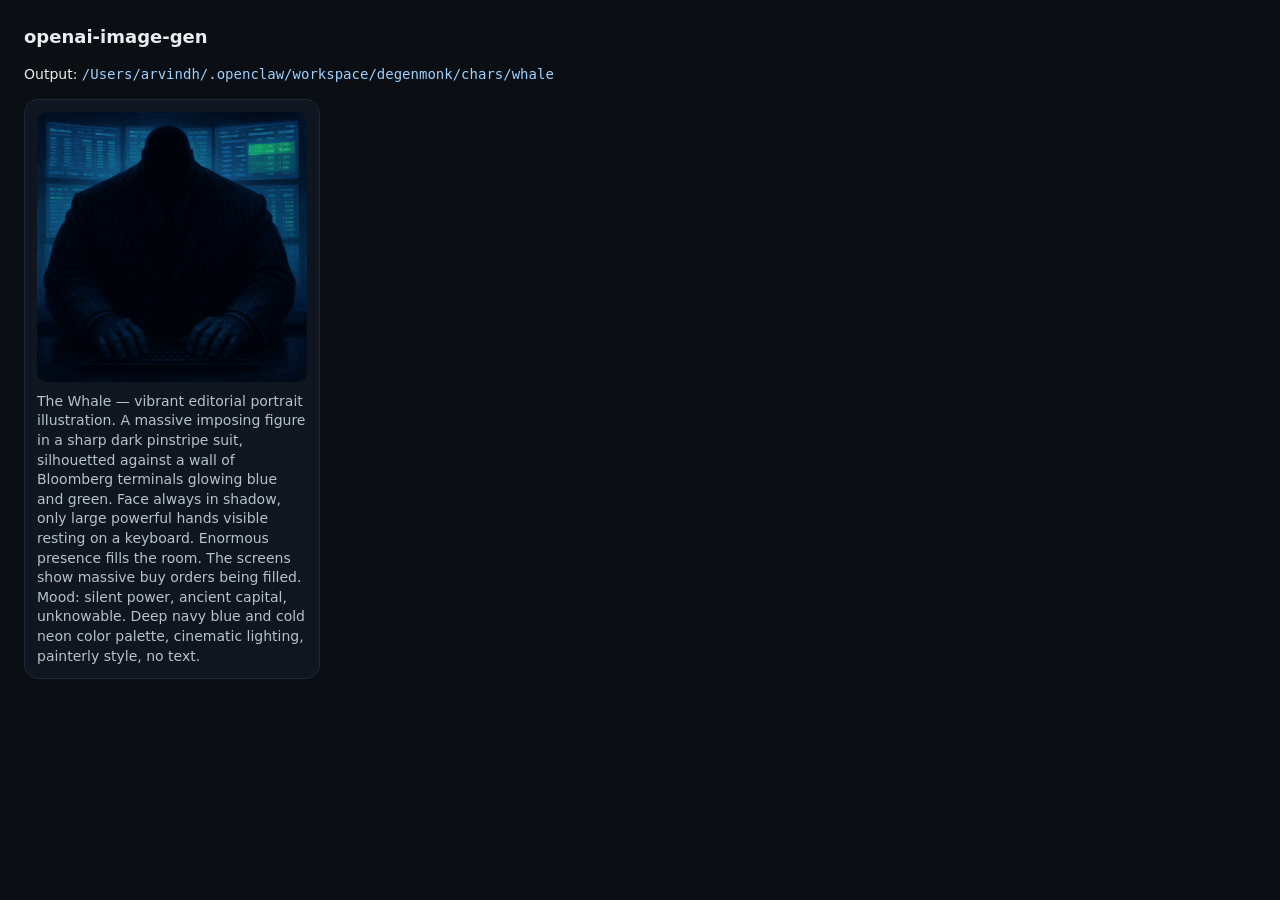
<file: chars/whale/index.html>
<!doctype html>
<meta charset="utf-8" />
<title>openai-image-gen</title>
<style>
  :root { color-scheme: dark; }
  body { margin: 24px; font: 14px/1.4 ui-sans-serif, system-ui; background: #0b0f14; color: #e8edf2; }
  h1 { font-size: 18px; margin: 0 0 16px; }
  .grid { display: grid; grid-template-columns: repeat(auto-fill, minmax(240px, 1fr)); gap: 16px; }
  figure { margin: 0; padding: 12px; border: 1px solid #1e2a36; border-radius: 14px; background: #0f1620; }
  img { width: 100%; height: auto; border-radius: 10px; display: block; }
  figcaption { margin-top: 10px; color: #b7c2cc; }
  code { color: #9cd1ff; }
</style>
<h1>openai-image-gen</h1>
<p>Output: <code>/Users/arvindh/.openclaw/workspace/degenmonk/chars/whale</code></p>
<div class="grid">
<figure>
  <a href="001-the-whale-vibrant-editorial-portrait-ill.png"><img src="001-the-whale-vibrant-editorial-portrait-ill.png" loading="lazy" /></a>
  <figcaption>The Whale — vibrant editorial portrait illustration. A massive imposing figure in a sharp dark pinstripe suit, silhouetted against a wall of Bloomberg terminals glowing blue and green. Face always in shadow, only large powerful hands visible resting on a keyboard. Enormous presence fills the room. The screens show massive buy orders being filled. Mood: silent power, ancient capital, unknowable. Deep navy blue and cold neon color palette, cinematic lighting, painterly style, no text.</figcaption>
</figure>
</div>
</file>
<file: style.css>
/* ===========================
   DEGEN MONK — style.css
   =========================== */

@import url('https://fonts.googleapis.com/css2?family=Cinzel:wght@400;700;900&family=Lora:ital,wght@0,400;0,600;1,400;1,600&family=Share+Tech+Mono&display=swap');

/* === Reset & Base === */
*, *::before, *::after {
  box-sizing: border-box;
  margin: 0;
  padding: 0;
}

:root {
  --bg:         #0a0a0f;
  --bg-alt:     #1a0a2e;
  --bg-card:    #0f0d1a;
  --purple:     #9d4edd;
  --purple-dim: #5a1e8c;
  --green:      #39ff14;
  --gold:       #ffd700;
  --gold-dim:   #a08800;
  --orange:     #ff6b35;
  --text:       #c9b99a;
  --text-dim:   #6e5f48;
  --text-bright:#e8d5b7;
  --red:        #ff3333;
}

html {
  scroll-behavior: smooth;
}

body {
  background-color: var(--bg);
  color: var(--text);
  font-family: 'Share Tech Mono', monospace;
  overflow-x: hidden;
  min-height: 100vh;
}

/* === Matrix Rain Canvas === */
#matrix-rain {
  position: fixed;
  top: 0;
  left: 0;
  width: 100%;
  height: 100%;
  z-index: 0;
  pointer-events: none;
  opacity: 0.18;
}

/* === Particles Layer === */
#particles {
  position: fixed;
  top: 0;
  left: 0;
  width: 100%;
  height: 100%;
  z-index: 1;
  pointer-events: none;
  overflow: hidden;
}

.particle {
  position: absolute;
  bottom: -20px;
  font-size: 14px;
  opacity: 0;
  animation: float-up linear forwards;
  pointer-events: none;
  user-select: none;
}

@keyframes float-up {
  0%   { opacity: 0;   transform: translateY(0) translateX(0) rotate(0deg); }
  10%  { opacity: 0.8; }
  80%  { opacity: 0.5; }
  100% { opacity: 0;   transform: translateY(-100vh) translateX(var(--drift)) rotate(360deg); }
}

/* === Page Layout === */
.site-wrapper {
  position: relative;
  z-index: 2;
  max-width: 900px;
  margin: 0 auto;
  padding: 0 24px;
}

/* === VIEWPORT HERO WRAPPER === */
.viewport-hero {
  display: flex;
  flex-direction: column;
}

/* === HEADER / HERO === */
header {
  position: relative;
  text-align: center;
  padding: 18px 0 14px;
  flex: 0 0 auto;
  display: flex;
  flex-direction: column;
  align-items: center;
  gap: 8px;
}



/* Title */
.hero-title {
  font-family: 'Cinzel', serif;
  font-size: clamp(3rem, 8vw, 7rem);
  font-weight: 900;
  letter-spacing: 0.12em;
  line-height: 1;
  color: var(--text-bright);
  text-transform: uppercase;
  animation: title-glow 3s ease-in-out infinite alternate;
}

@keyframes title-glow {
  0%   { text-shadow: 0 0 20px var(--purple), 0 0 40px var(--purple-dim), 0 0 80px rgba(157, 78, 221, 0.3); }
  50%  { text-shadow: 0 0 30px var(--gold),   0 0 60px var(--gold-dim),   0 0 100px rgba(255, 215, 0, 0.2); }
  100% { text-shadow: 0 0 20px var(--purple), 0 0 40px var(--purple-dim), 0 0 80px rgba(157, 78, 221, 0.3); }
}

.hero-divider {
  width: 200px;
  height: 1px;
  background: linear-gradient(90deg, transparent, var(--gold), transparent);
  margin: 0 auto;
}

.hero-subtitle {
  font-family: 'Share Tech Mono', monospace;
  font-size: clamp(0.75rem, 2vw, 1rem);
  color: var(--green);
  letter-spacing: 0.2em;
  text-transform: uppercase;
  min-height: 1.5em;
  opacity: 1;
  transition: opacity 0.5s ease;
}

.hero-subtitle.fade-out { opacity: 0; }

.hero-tagline {
  font-family: 'Lora', serif;
  font-style: italic;
  font-size: clamp(0.9rem, 2.5vw, 1.2rem);
  color: var(--text-dim);
  max-width: 500px;
  margin: 0 auto;
  line-height: 1.6;
}

.scroll-indicator {
  display: none;
}

@keyframes bounce {
  0%, 100% { transform: translateX(-50%) translateY(0); }
  50%       { transform: translateX(-50%) translateY(8px); }
}

/* === MAIN CONTENT === */
main {
  padding: 40px 0 80px;
}

/* === DAILY SCROLL SECTION === */
#daily-scroll {
  position: relative;
  margin: 0 auto;
  max-width: 780px;
}

.section-label {
  font-family: 'Share Tech Mono', monospace;
  font-size: 0.7rem;
  letter-spacing: 0.3em;
  color: var(--green);
  text-transform: uppercase;
  margin-bottom: 16px;
  display: flex;
  align-items: center;
  gap: 12px;
}

.section-label::before,
.section-label::after {
  content: '';
  flex: 1;
  height: 1px;
  background: linear-gradient(90deg, transparent, var(--green));
}

.section-label::after {
  background: linear-gradient(90deg, var(--green), transparent);
}

.scroll-card {
  background: var(--bg-card);
  border: 1px solid var(--gold-dim);
  border-radius: 4px;
  box-shadow:
    0 0 0 1px var(--purple-dim),
    0 0 30px rgba(157, 78, 221, 0.15),
    inset 0 0 60px rgba(10, 5, 20, 0.8);
  overflow: hidden;
}

.scroll-card-header {
  background: linear-gradient(135deg, rgba(157, 78, 221, 0.12), rgba(26, 10, 46, 0.9));
  border-bottom: 1px solid var(--gold-dim);
  padding: 20px 28px;
  display: flex;
  align-items: center;
  justify-content: space-between;
  flex-wrap: wrap;
  gap: 12px;
}

.date-badge {
  font-family: 'Share Tech Mono', monospace;
  font-size: 0.75rem;
  color: var(--green);
  background: rgba(57, 255, 20, 0.08);
  border: 1px solid rgba(57, 255, 20, 0.3);
  padding: 4px 12px;
  border-radius: 2px;
  letter-spacing: 0.1em;
}

.scroll-title {
  font-family: 'Cinzel', serif;
  font-size: clamp(1.1rem, 3vw, 1.6rem);
  font-weight: 700;
  color: var(--gold);
  letter-spacing: 0.06em;
  text-shadow: 0 0 20px rgba(255, 215, 0, 0.3);
  flex: 1;
  text-align: right;
}

.scroll-card-body {
  padding: 36px 40px;
  position: relative;
}

.scroll-card-body::before {
  content: '❧';
  position: absolute;
  top: 18px;
  left: 18px;
  font-size: 1.2rem;
  color: var(--gold-dim);
  opacity: 0.4;
}

#scroll-content {
  font-family: 'Lora', serif;
  font-size: clamp(0.95rem, 2vw, 1.05rem);
  line-height: 1.9;
  color: var(--text-bright);
  white-space: pre-wrap;
  min-height: 120px;
}

.cursor {
  display: inline-block;
  width: 2px;
  height: 1em;
  background: var(--green);
  vertical-align: text-bottom;
  margin-left: 2px;
  animation: blink 1s step-end infinite;
}

@keyframes blink {
  0%, 100% { opacity: 1; }
  50%       { opacity: 0; }
}

.scroll-card-footer {
  border-top: 1px solid rgba(255, 215, 0, 0.15);
  padding: 24px 40px;
  background: rgba(0, 0, 0, 0.3);
  text-align: center;
  position: relative;
}

.scroll-card-footer::before,
.scroll-card-footer::after {
  content: '— ✦ —';
  color: var(--gold-dim);
  font-size: 0.8rem;
  display: block;
  margin-bottom: 12px;
}

.scroll-card-footer::after {
  margin-bottom: 0;
  margin-top: 12px;
}

#mantra {
  font-family: 'Lora', serif;
  font-style: italic;
  font-size: clamp(1rem, 2.5vw, 1.3rem);
  font-weight: 600;
  color: var(--gold);
  letter-spacing: 0.04em;
  text-shadow: 0 0 15px rgba(255, 215, 0, 0.4);
  border: none;
  padding: 0;
  quotes: none;
}

/* Fallback state */
.scroll-loading {
  display: flex;
  align-items: center;
  gap: 12px;
  color: var(--text-dim);
  font-family: 'Share Tech Mono', monospace;
  font-size: 0.85rem;
}

.loading-dots::after {
  content: '';
  animation: dots 1.5s steps(4, end) infinite;
}

@keyframes dots {
  0%   { content: '';    }
  25%  { content: '.';   }
  50%  { content: '..';  }
  75%  { content: '...'; }
  100% { content: '';    }
}

/* === FOOTER === */
footer {
  border-top: 1px solid rgba(255, 215, 0, 0.1);
  padding: 40px 0;
  text-align: center;
}

.footer-inner {
  display: flex;
  flex-direction: column;
  align-items: center;
  gap: 16px;
}

.footer-sigil {
  font-size: 2rem;
  filter: drop-shadow(0 0 8px var(--purple));
  animation: sigil-spin 20s linear infinite;
}

@keyframes sigil-spin {
  from { filter: drop-shadow(0 0 8px var(--purple)); }
  50%  { filter: drop-shadow(0 0 12px var(--gold)); }
  to   { filter: drop-shadow(0 0 8px var(--purple)); }
}

.footer-mantra {
  font-family: 'Lora', serif;
  font-style: italic;
  color: var(--text-dim);
  font-size: 0.9rem;
  letter-spacing: 0.05em;
}

.footer-meta {
  font-family: 'Share Tech Mono', monospace;
  font-size: 0.65rem;
  color: var(--text-dim);
  letter-spacing: 0.15em;
  opacity: 0.5;
}

/* === RESPONSIVE === */
@media (max-width: 600px) {
  .site-wrapper {
    padding: 0 16px;
  }

  .scroll-card-header {
    flex-direction: column;
    align-items: flex-start;
  }

  .scroll-title {
    text-align: left;
  }

  .scroll-card-body {
    padding: 24px 20px;
  }

  .scroll-card-footer {
    padding: 20px;
  }

  .incense-container {
    display: none;
  }

  .archive-entry {
    flex-direction: column;
    gap: 4px;
    align-items: flex-start;
  }

  .today-link {
    font-size: 0.65rem;
  }
}

/* === ARCHIVE SECTION === */
#archive-section {
  position: relative;
  margin: 60px auto 0;
  max-width: 780px;
  padding-bottom: 80px;
}

#archive-list {
  display: flex;
  flex-direction: column;
  gap: 4px;
  margin-top: 0;
}

.archive-entry {
  display: flex;
  align-items: baseline;
  gap: 16px;
  width: 100%;
  background: transparent;
  border: 1px solid transparent;
  border-radius: 3px;
  padding: 10px 16px;
  cursor: pointer;
  text-align: left;
  transition: background 0.15s ease, border-color 0.15s ease;
  color: inherit;
  font-family: inherit;
}

.archive-entry:hover {
  background: rgba(157, 78, 221, 0.08);
  border-color: var(--purple-dim);
}

.archive-entry--active {
  background: rgba(255, 215, 0, 0.06);
  border-color: var(--gold-dim);
}

.archive-entry--active .archive-entry-date { color: var(--gold); }
.archive-entry--active .archive-entry-title { color: var(--text-bright); }

.archive-entry-date {
  font-family: 'Share Tech Mono', monospace;
  font-size: 0.72rem;
  color: var(--green);
  letter-spacing: 0.1em;
  white-space: nowrap;
  flex-shrink: 0;
}

.archive-entry-title {
  font-family: 'Lora', serif;
  font-style: italic;
  font-size: 0.95rem;
  color: var(--text);
  line-height: 1.4;
  transition: color 0.15s ease;
}

.archive-entry:hover .archive-entry-title { color: var(--text-bright); }

.archive-empty {
  font-family: 'Share Tech Mono', monospace;
  font-size: 0.8rem;
  color: var(--text-dim);
  padding: 16px 0;
  letter-spacing: 0.1em;
}

.today-link {
  font-family: 'Share Tech Mono', monospace;
  font-size: 0.7rem;
  color: var(--text-dim);
  text-decoration: none;
  letter-spacing: 0.12em;
  border: 1px solid var(--text-dim);
  padding: 3px 10px;
  border-radius: 2px;
  transition: color 0.15s ease, border-color 0.15s ease;
  white-space: nowrap;
  flex-shrink: 0;
}

.today-link:hover {
  color: var(--gold);
  border-color: var(--gold-dim);
}

/* ===========================
   CAST CAROUSEL
   =========================== */

#cast-carousel {
  position: relative;
  max-width: 900px;
  margin: 60px auto 80px;
  padding: 0 0 20px;
}

.carousel-wrapper {
  position: relative;
  background: var(--bg-card);
  border: 1px solid var(--gold-dim);
  border-radius: 6px;
  box-shadow:
    0 0 0 1px var(--purple-dim),
    0 0 40px rgba(157, 78, 221, 0.2),
    inset 0 0 80px rgba(10, 5, 20, 0.8);
  overflow: hidden;
}

.carousel-track {
  display: flex;
  transition: none;
}

.carousel-slide {
  min-width: 100%;
  display: flex;
  align-items: stretch;
  gap: 0;
  opacity: 0;
  position: absolute;
  top: 0;
  left: 0;
  width: 100%;
  transition: opacity 0.6s ease;
  pointer-events: none;
}

.carousel-slide.active {
  opacity: 1;
  position: relative;
  pointer-events: auto;
}

/* Character Image */
.char-image-wrap {
  width: 42%;
  flex-shrink: 0;
  position: relative;
  overflow: hidden;
  background: linear-gradient(135deg, #0a0520 0%, #1a0a2e 100%);
}

.char-image-wrap::after {
  content: '';
  position: absolute;
  inset: 0;
  background: linear-gradient(90deg, transparent 60%, var(--bg-card) 100%);
  pointer-events: none;
}

.char-image {
  width: 100%;
  height: 100%;
  object-fit: cover;
  object-position: center top;
  display: block;
  min-height: 420px;
  filter: saturate(1.1) contrast(1.05);
  transition: transform 0.8s ease;
}

.carousel-slide.active .char-image {
  transform: scale(1.02);
}

/* Character Info */
.char-info {
  flex: 1;
  padding: 44px 40px 44px 36px;
  display: flex;
  flex-direction: column;
  justify-content: center;
  gap: 14px;
}

.char-number {
  font-family: 'Share Tech Mono', monospace;
  font-size: 0.65rem;
  letter-spacing: 0.3em;
  color: var(--green);
  opacity: 0.7;
}

.char-name {
  font-family: 'Cinzel', serif;
  font-size: clamp(1.6rem, 3.5vw, 2.4rem);
  font-weight: 900;
  color: var(--gold);
  letter-spacing: 0.08em;
  line-height: 1.1;
  text-shadow:
    0 0 20px rgba(255, 215, 0, 0.5),
    0 0 40px rgba(255, 215, 0, 0.2);
}

.char-role {
  font-family: 'Share Tech Mono', monospace;
  font-size: 0.7rem;
  letter-spacing: 0.2em;
  color: var(--orange);
  text-transform: uppercase;
  border-left: 2px solid var(--orange);
  padding-left: 10px;
}

.char-desc {
  font-family: 'Lora', serif;
  font-size: clamp(0.88rem, 1.6vw, 0.98rem);
  line-height: 1.8;
  color: var(--text);
}

.char-quote {
  font-family: 'Lora', serif;
  font-style: italic;
  font-size: clamp(0.9rem, 1.8vw, 1.05rem);
  color: var(--purple);
  border: none;
  padding: 0;
  quotes: none;
  text-shadow: 0 0 12px rgba(157, 78, 221, 0.4);
  margin-top: 4px;
}

/* Arrows */
.carousel-btn {
  position: absolute;
  top: 50%;
  transform: translateY(-50%);
  background: rgba(10, 10, 15, 0.85);
  border: 1px solid var(--gold-dim);
  color: var(--gold);
  width: 44px;
  height: 44px;
  border-radius: 50%;
  font-size: 1.6rem;
  line-height: 1;
  cursor: pointer;
  z-index: 10;
  display: flex;
  align-items: center;
  justify-content: center;
  transition: background 0.2s ease, border-color 0.2s ease, box-shadow 0.2s ease;
  backdrop-filter: blur(4px);
}

.carousel-btn:hover {
  background: rgba(157, 78, 221, 0.25);
  border-color: var(--gold);
  box-shadow: 0 0 12px rgba(255, 215, 0, 0.3);
}

.carousel-btn--prev { left: 12px; }
.carousel-btn--next { right: 12px; }

/* Dots */
.carousel-dots {
  display: flex;
  justify-content: center;
  gap: 10px;
  padding: 18px 0 16px;
  background: rgba(0, 0, 0, 0.3);
  border-top: 1px solid rgba(255, 215, 0, 0.1);
}

.carousel-dot {
  width: 8px;
  height: 8px;
  border-radius: 50%;
  background: var(--text-dim);
  border: none;
  cursor: pointer;
  padding: 0;
  transition: background 0.3s ease, transform 0.3s ease, box-shadow 0.3s ease;
}

.carousel-dot--active,
.carousel-dot:hover {
  background: var(--gold);
  transform: scale(1.4);
  box-shadow: 0 0 8px rgba(255, 215, 0, 0.6);
}

/* Progress bar */
.carousel-progress {
  position: absolute;
  bottom: 0;
  left: 0;
  height: 2px;
  background: linear-gradient(90deg, var(--purple), var(--gold));
  width: 0%;
  transition: width linear;
  z-index: 5;
}

/* Mobile */
@media (max-width: 680px) {
  .carousel-slide {
    flex-direction: column;
  }

  .char-image-wrap {
    width: 100%;
    height: 260px;
  }

  .char-image-wrap::after {
    background: linear-gradient(180deg, transparent 60%, var(--bg-card) 100%);
  }

  .char-image {
    min-height: 260px;
    object-position: center 20%;
  }

  .char-info {
    padding: 28px 24px 32px;
    gap: 12px;
  }

  .carousel-btn {
    width: 36px;
    height: 36px;
    font-size: 1.3rem;
  }
}

/* === UTILITY === */
.visually-hidden {
  position: absolute;
  width: 1px;
  height: 1px;
  overflow: hidden;
  clip: rect(0,0,0,0);
}

/* ===========================
   CAST CAROUSEL
   =========================== */

#cast-carousel {
  position: relative;
  max-width: 900px;
  margin: 60px auto 80px;
  padding: 0 0 20px;
}

.carousel-wrapper {
  position: relative;
  background: var(--bg-card);
  border: 1px solid var(--gold-dim);
  border-radius: 6px;
  box-shadow:
    0 0 0 1px var(--purple-dim),
    0 0 40px rgba(157, 78, 221, 0.2),
    inset 0 0 80px rgba(10, 5, 20, 0.8);
  overflow: hidden;
}

.carousel-track {
  position: relative;
  min-height: 420px;
}

.carousel-slide {
  display: flex;
  align-items: stretch;
  opacity: 0;
  position: absolute;
  top: 0; left: 0;
  width: 100%;
  transition: opacity 0.7s ease;
  pointer-events: none;
}

.carousel-slide.active {
  opacity: 1;
  position: relative;
  pointer-events: auto;
}

/* Image */
.char-image-wrap {
  width: 42%;
  flex-shrink: 0;
  position: relative;
  overflow: hidden;
  background: linear-gradient(135deg, #0a0520 0%, #1a0a2e 100%);
}

.char-image-wrap::after {
  content: '';
  position: absolute;
  inset: 0;
  background: linear-gradient(90deg, transparent 55%, var(--bg-card) 100%);
  pointer-events: none;
}

.char-image {
  width: 100%;
  height: 100%;
  object-fit: cover;
  object-position: center top;
  display: block;
  min-height: 420px;
  filter: saturate(1.15) contrast(1.05);
  transition: transform 8s ease;
}

.carousel-slide.active .char-image {
  transform: scale(1.04);
}

/* Info panel */
.char-info {
  flex: 1;
  padding: 44px 40px 44px 36px;
  display: flex;
  flex-direction: column;
  justify-content: center;
  gap: 14px;
}

.char-number {
  font-family: 'Share Tech Mono', monospace;
  font-size: 0.65rem;
  letter-spacing: 0.3em;
  color: var(--green);
  opacity: 0.6;
}

.char-name {
  font-family: 'Cinzel', serif;
  font-size: clamp(1.5rem, 3.2vw, 2.2rem);
  font-weight: 900;
  color: var(--gold);
  letter-spacing: 0.08em;
  line-height: 1.1;
  text-shadow:
    0 0 20px rgba(255, 215, 0, 0.5),
    0 0 40px rgba(255, 215, 0, 0.2);
}

.char-role {
  font-family: 'Share Tech Mono', monospace;
  font-size: 0.68rem;
  letter-spacing: 0.18em;
  color: var(--orange);
  text-transform: uppercase;
  border-left: 2px solid var(--orange);
  padding-left: 10px;
}

.char-desc {
  font-family: 'Lora', serif;
  font-size: clamp(0.86rem, 1.5vw, 0.96rem);
  line-height: 1.85;
  color: var(--text);
}

.char-quote {
  font-family: 'Lora', serif;
  font-style: italic;
  font-size: clamp(0.88rem, 1.6vw, 1rem);
  color: var(--purple);
  border: none;
  padding: 0;
  quotes: none;
  text-shadow: 0 0 12px rgba(157, 78, 221, 0.4);
  margin-top: 4px;
}

/* Arrows */
.carousel-btn {
  position: absolute;
  top: 50%;
  transform: translateY(-50%);
  background: rgba(10, 10, 15, 0.85);
  border: 1px solid var(--gold-dim);
  color: var(--gold);
  width: 44px;
  height: 44px;
  border-radius: 50%;
  font-size: 1.8rem;
  line-height: 1;
  cursor: pointer;
  z-index: 10;
  display: flex;
  align-items: center;
  justify-content: center;
  transition: background 0.2s, border-color 0.2s, box-shadow 0.2s;
  backdrop-filter: blur(4px);
}

.carousel-btn:hover {
  background: rgba(157, 78, 221, 0.3);
  border-color: var(--gold);
  box-shadow: 0 0 14px rgba(255, 215, 0, 0.35);
}

.carousel-btn--prev { left: 12px; }
.carousel-btn--next { right: 12px; }

/* Dots */
.carousel-dots {
  display: flex;
  justify-content: center;
  gap: 10px;
  padding: 18px 0 16px;
  background: rgba(0, 0, 0, 0.3);
  border-top: 1px solid rgba(255, 215, 0, 0.1);
}

.carousel-dot {
  width: 8px;
  height: 8px;
  border-radius: 50%;
  background: var(--text-dim);
  border: none;
  cursor: pointer;
  padding: 0;
  transition: background 0.3s, transform 0.3s, box-shadow 0.3s;
}

.carousel-dot--active,
.carousel-dot:hover {
  background: var(--gold);
  transform: scale(1.4);
  box-shadow: 0 0 8px rgba(255, 215, 0, 0.6);
}

/* Progress bar */
.carousel-progress {
  position: absolute;
  top: 0;
  left: 0;
  height: 3px;
  background: linear-gradient(90deg, var(--purple), var(--gold), var(--orange));
  width: 0%;
  z-index: 5;
  border-radius: 0 2px 2px 0;
}

/* Mobile */
@media (max-width: 680px) {
  .carousel-slide { flex-direction: column; }
  .char-image-wrap {
    width: 100%;
    height: 260px;
  }
  .char-image-wrap::after {
    background: linear-gradient(180deg, transparent 55%, var(--bg-card) 100%);
  }
  .char-image { min-height: 260px; object-position: center 20%; }
  .char-info { padding: 28px 24px 32px; gap: 12px; }
  .carousel-btn { width: 36px; height: 36px; font-size: 1.4rem; }
}

/* ===========================
   COMIC STRIP SECTION
   =========================== */

/* When inside viewport-hero, natural flow (no forced height) */
.viewport-hero #strip-section {
  flex: 0 0 auto;
  margin: 0;
  padding: 0 0 4px;
  position: relative;
  max-width: 100%;
}

.viewport-hero #strip-section .section-label {
  flex: 0 0 auto;
  padding: 0;
  margin: 4px 0 8px;
}

.viewport-hero .strip-card {
  display: block;
  border-radius: 4px;
}

.viewport-hero .strip-image-wrap {
  width: 100%;
  line-height: 0;
  background: var(--bg-card);
}

.viewport-hero #strip-image {
  width: 100%;
  height: auto;
  display: block;
}

/* Strip placeholder — shown when no strip loaded (.strip-empty class) */
.strip-placeholder {
  display: none;
  flex-direction: column;
  align-items: center;
  justify-content: center;
  gap: 16px;
  width: 100%;
  height: 100%;
  min-height: 160px;
  color: var(--text-dim);
}

.strip-placeholder span {
  font-size: 2.5rem;
  filter: drop-shadow(0 0 8px var(--purple-dim));
  animation: sigil-spin 20s linear infinite;
}

.strip-placeholder p {
  font-family: 'Share Tech Mono', monospace;
  font-size: 0.75rem;
  letter-spacing: 0.15em;
}

#strip-section.strip-empty .strip-placeholder { display: flex; }
#strip-section.strip-empty #strip-image      { display: none; }
#strip-section.strip-empty .strip-title      { display: none; }

/* Standalone strip (non-viewport-hero usage, e.g. if ever used standalone) */
#strip-section {
  position: relative;
  max-width: 900px;
  margin: 0 auto 60px;
}

.strip-card {
  background: var(--bg-card);
  border: 1px solid var(--gold-dim);
  border-radius: 6px;
  box-shadow:
    0 0 0 1px var(--purple-dim),
    0 0 30px rgba(157, 78, 221, 0.15);
  overflow: hidden;
}

.strip-image-wrap {
  width: 100%;
  line-height: 0;
}

.strip-image-wrap img {
  width: 100%;
  height: auto;
  display: block;
  border-radius: 0;
}

.strip-title {
  font-family: 'Cinzel', serif;
  font-size: clamp(0.8rem, 1.8vw, 1rem);
  font-weight: 700;
  letter-spacing: 0.12em;
  color: var(--gold-dim);
  text-align: center;
  padding: 14px 20px;
  background: rgba(0,0,0,0.3);
  border-top: 1px solid rgba(255,215,0,0.1);
  text-transform: uppercase;
  margin: 0;
}

/* === DONATION BUTTON (trigger) === */
.donate-btn {
  font-family: 'Share Tech Mono', monospace;
  font-size: 0.7rem;
  letter-spacing: 0.12em;
  color: var(--gold-dim);
  background: transparent;
  border: 1px solid var(--gold-dim);
  padding: 5px 12px;
  border-radius: 2px;
  cursor: pointer;
  transition: color 0.2s, border-color 0.2s, box-shadow 0.2s;
  white-space: nowrap;
}
.donate-btn:hover {
  color: var(--gold);
  border-color: var(--gold);
  box-shadow: 0 0 10px rgba(255, 215, 0, 0.2);
}
.donate-btn--header {
  position: absolute;
  top: 16px;
  right: 0;
  font-size: 0.65rem;
  padding: 4px 10px;
}
.donate-btn--footer { font-size: 0.75rem; padding: 7px 16px; }

/* === DONATION MODAL === */
.donate-modal {
  position: fixed;
  inset: 0;
  z-index: 1000;
  display: flex;
  align-items: center;
  justify-content: center;
}
.donate-modal[hidden] { display: none; }

.donate-modal-backdrop {
  position: absolute;
  inset: 0;
  background: rgba(0, 0, 0, 0.7);
  backdrop-filter: blur(4px);
}

.donate-modal-box {
  position: relative;
  background: var(--bg-card);
  border: 1px solid var(--gold-dim);
  border-radius: 6px;
  box-shadow: 0 0 40px rgba(157, 78, 221, 0.3), 0 0 0 1px var(--purple-dim);
  padding: 32px 28px 24px;
  width: min(440px, calc(100vw - 40px));
  display: flex;
  flex-direction: column;
  align-items: center;
  gap: 14px;
  text-align: center;
}

.donate-modal-close {
  position: absolute;
  top: 12px;
  right: 14px;
  background: none;
  border: none;
  color: var(--text-dim);
  font-size: 1rem;
  cursor: pointer;
  line-height: 1;
  padding: 4px;
  transition: color 0.15s;
}
.donate-modal-close:hover { color: var(--text-bright); }

.donate-modal-label {
  font-family: 'Cinzel', serif;
  font-size: 1rem;
  font-weight: 700;
  letter-spacing: 0.1em;
  color: var(--gold);
  margin: 0;
}

.donate-modal-sub {
  font-family: 'Share Tech Mono', monospace;
  font-size: 0.72rem;
  color: var(--text-dim);
  letter-spacing: 0.1em;
  margin: 0;
}

.donate-modal-address {
  display: flex;
  align-items: center;
  gap: 10px;
  background: rgba(0, 0, 0, 0.3);
  border: 1px solid var(--purple-dim);
  border-radius: 3px;
  padding: 10px 14px;
  width: 100%;
  box-sizing: border-box;
}

.donate-modal-address code {
  font-family: 'Share Tech Mono', monospace;
  font-size: 0.68rem;
  color: var(--text);
  word-break: break-all;
  flex: 1;
  text-align: left;
}

.donate-copy-btn {
  font-family: 'Share Tech Mono', monospace;
  font-size: 0.65rem;
  color: var(--green);
  border: 1px solid var(--green);
  background: transparent;
  padding: 4px 10px;
  border-radius: 2px;
  cursor: pointer;
  white-space: nowrap;
  flex-shrink: 0;
  transition: background 0.15s;
}
.donate-copy-btn:hover { background: rgba(0, 255, 136, 0.08); }
.donate-copy-btn.copied { color: var(--gold); border-color: var(--gold); }

.donate-wallet-btn {
  display: block;
  font-family: 'Share Tech Mono', monospace;
  font-size: 0.75rem;
  letter-spacing: 0.12em;
  color: var(--bg-dark);
  background: var(--gold-dim);
  padding: 10px 24px;
  border-radius: 3px;
  text-decoration: none;
  transition: background 0.15s;
  width: 100%;
  box-sizing: border-box;
  text-align: center;
}
.donate-wallet-btn:hover { background: var(--gold); }

.donate-modal-note {
  font-family: 'Share Tech Mono', monospace;
  font-size: 0.62rem;
  color: var(--text-dim);
  letter-spacing: 0.05em;
  margin: 0;
  opacity: 0.7;
}

/* Mobile strip */
@media (max-width: 600px) {
  #strip-section { margin-bottom: 40px; }
  .strip-title { font-size: 0.72rem; padding: 12px 16px; }
  .donate-btn--header { font-size: 0.6rem; padding: 3px 8px; }
}
</file>
